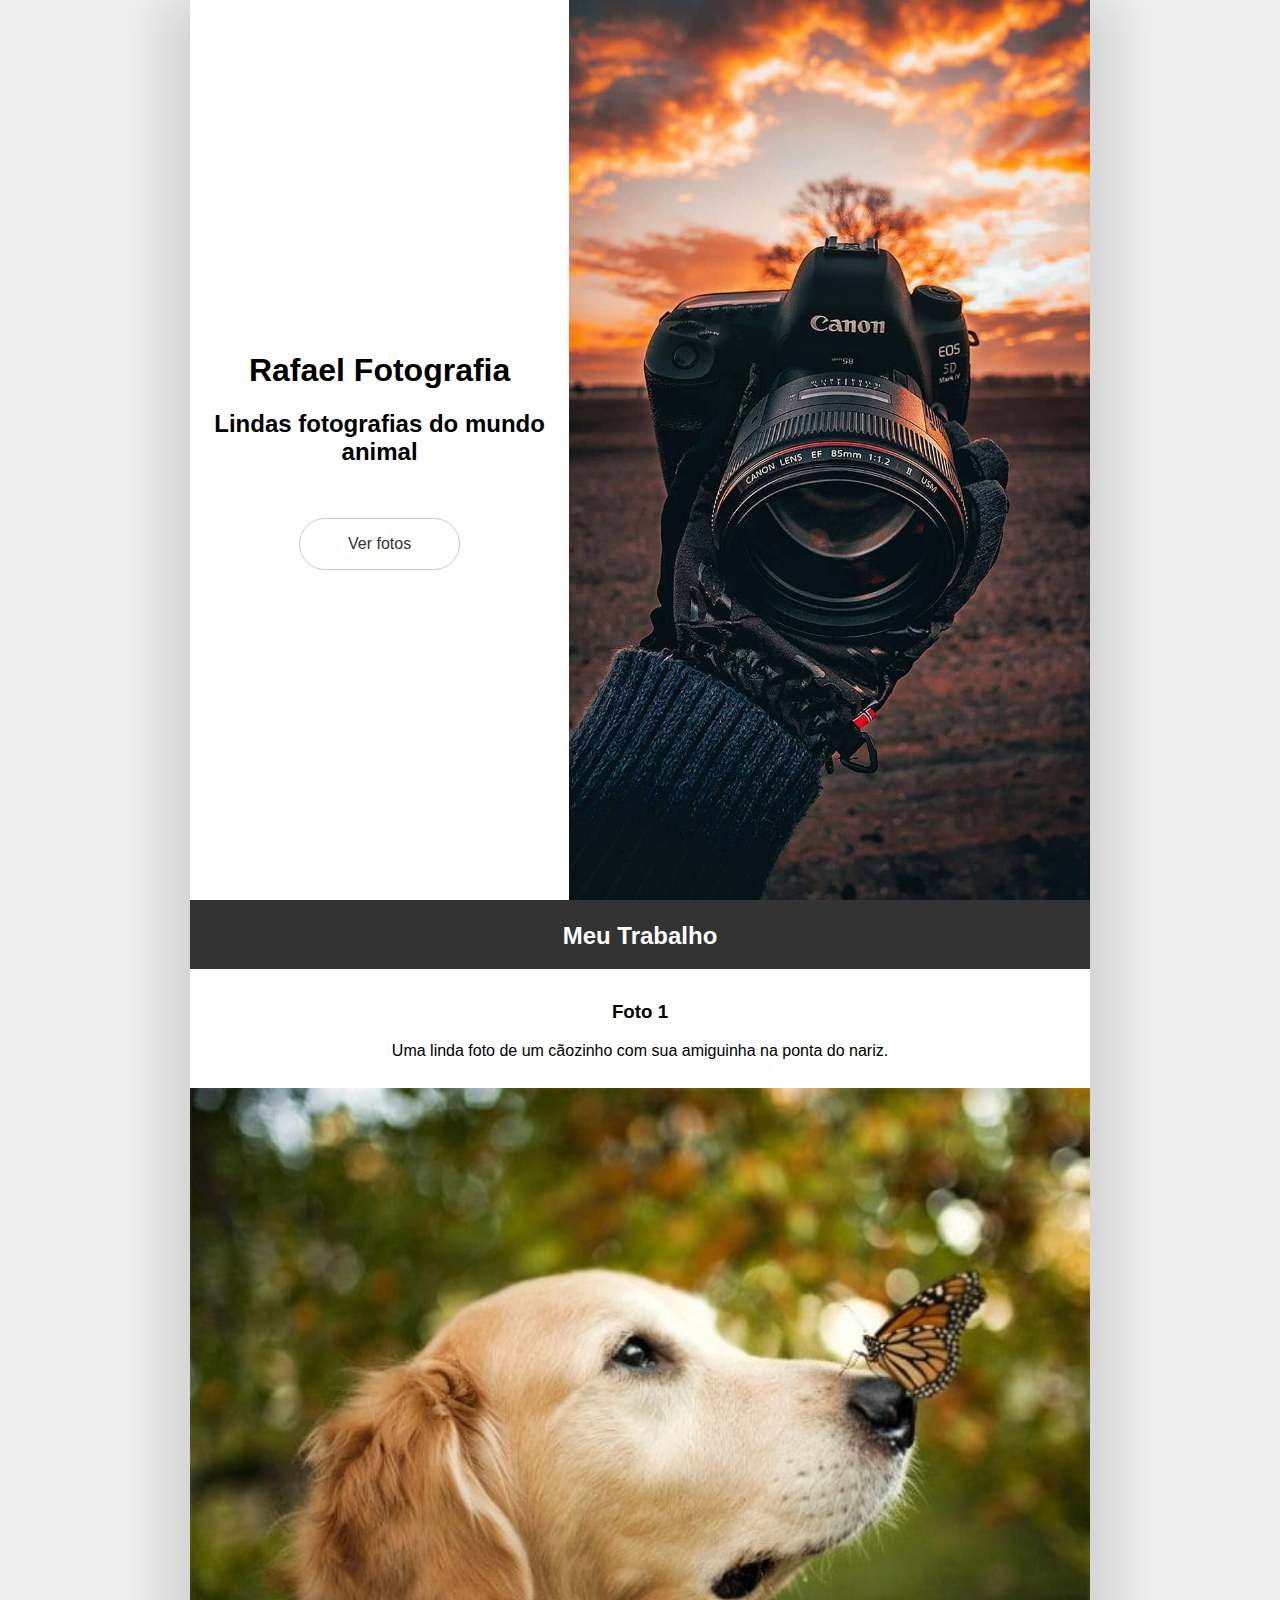
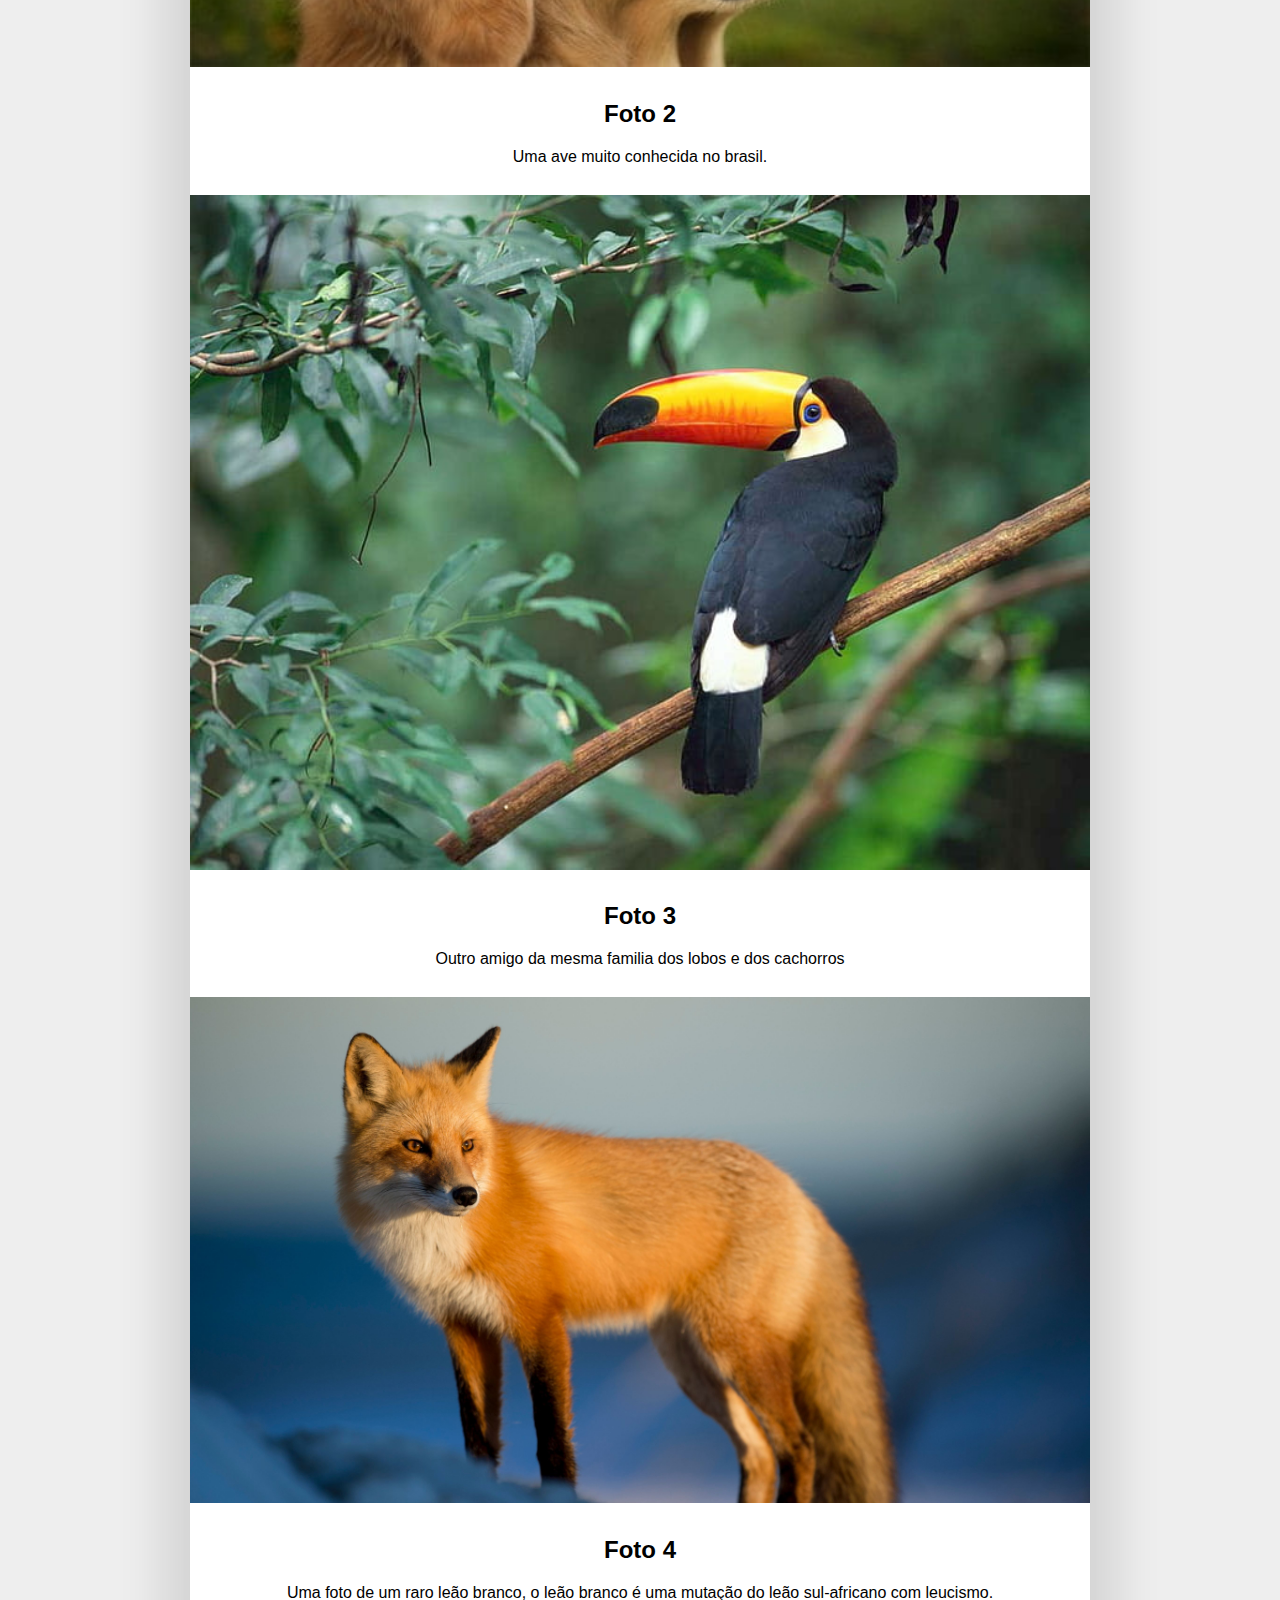
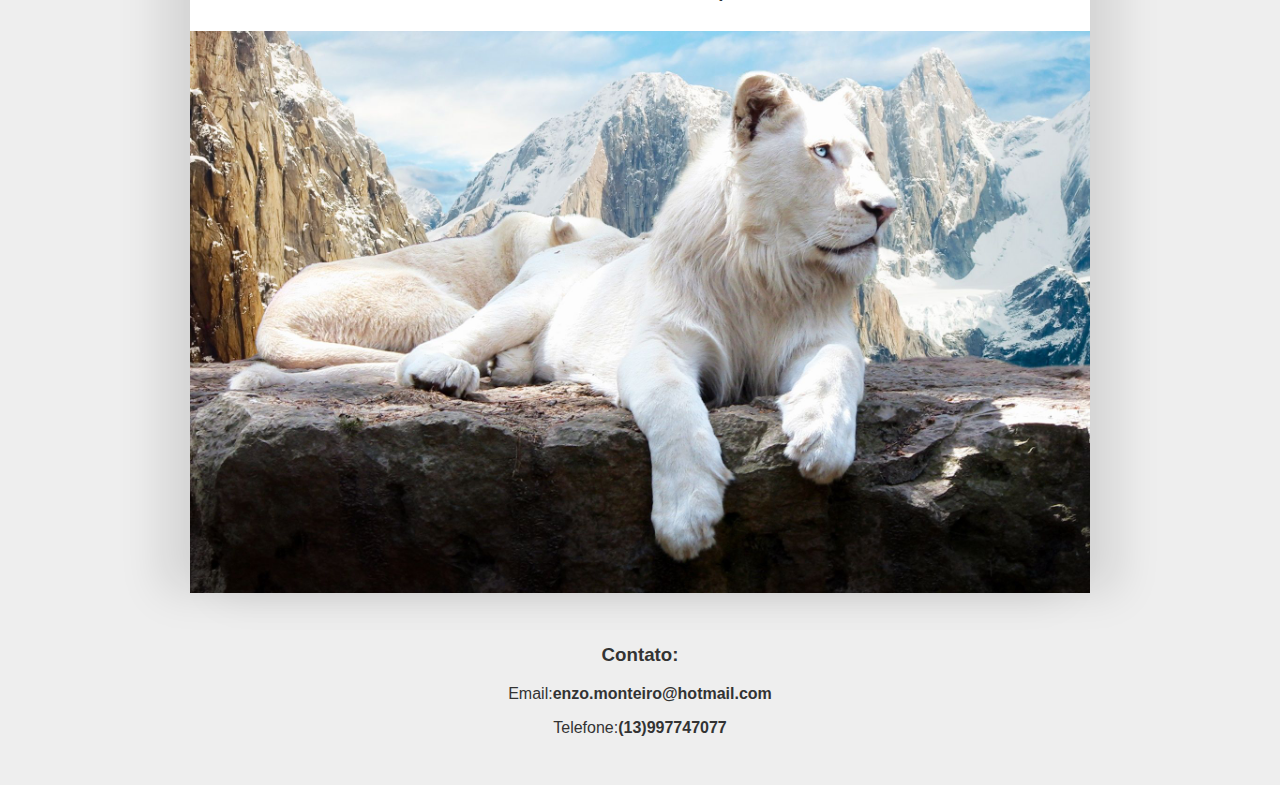
<file: Fotografia-project/index.html>
<!DOCTYPE html>
<html lang="pt-br">

<head>
    <meta charset="UTF-8">
    <meta http-equiv="X-UA-Compatible" content="IE=edge">
    <meta name="viewport" content="width=device-width, initial-scale=1.0">
    <title>Fotografia</title>
    <link rel="stylesheet" href="style.css">
</head>

<body>
    <main>

        <div id="menu-principal">
            <div id="menu-texto">
                <div id="menu-texto2">
                    <h1>Rafael Fotografia</h1>
                    <h2>Lindas fotografias do mundo animal</h2>
                    <a href="#imagem" class="botao" id="visualiza">Ver fotos</a>
                </div>
            </div>
            <div id="imagem-principal"></div>
        </div>

        <div id="imagem">
            <div id="cabecalho">
                <h2>Meu Trabalho</h2>
                <div class="descricao">
                    <h3>Foto 1</h3>
                    <p>Uma linda foto de um cãozinho com sua amiguinha na ponta do nariz.</p>
                </div>
            </div>
            <img src="cão.jpg" alt="uma foto de um cãozinho com uma borboleta na ponta do nariz">
            <div class="descricao">
                <h2>Foto 2</h2>
                <p>Uma ave muito conhecida no brasil.</p>
            </div>
            <img src="tucano.jpg" alt="uma foto de um husky na floresta">
            <div class="descricao">
                <h2>Foto 3</h2>
                <p>Outro amigo da mesma familia dos lobos e dos cachorros</p>
            </div>
            <img src="fox.jpg" alt="uma foto de uma raposa">
            <div class="descricao">
                <h2>Foto 4</h2>
                <p>Uma foto de um raro leão branco, o leão branco é uma mutação do leão sul-africano com leucismo.</p>
            </div>
            <img src="white-l.jpg" alt="uma foto de um lindo leão branco">
        </div>
    </main>
    <footer>
        <h3>Contato:</h3>
        <p>Email:<strong>enzo.monteiro@hotmail.com</strong></p>
        <p>Telefone:<strong>(13)997747077</strong></p>

    </footer>
</body>

</html>
</file>
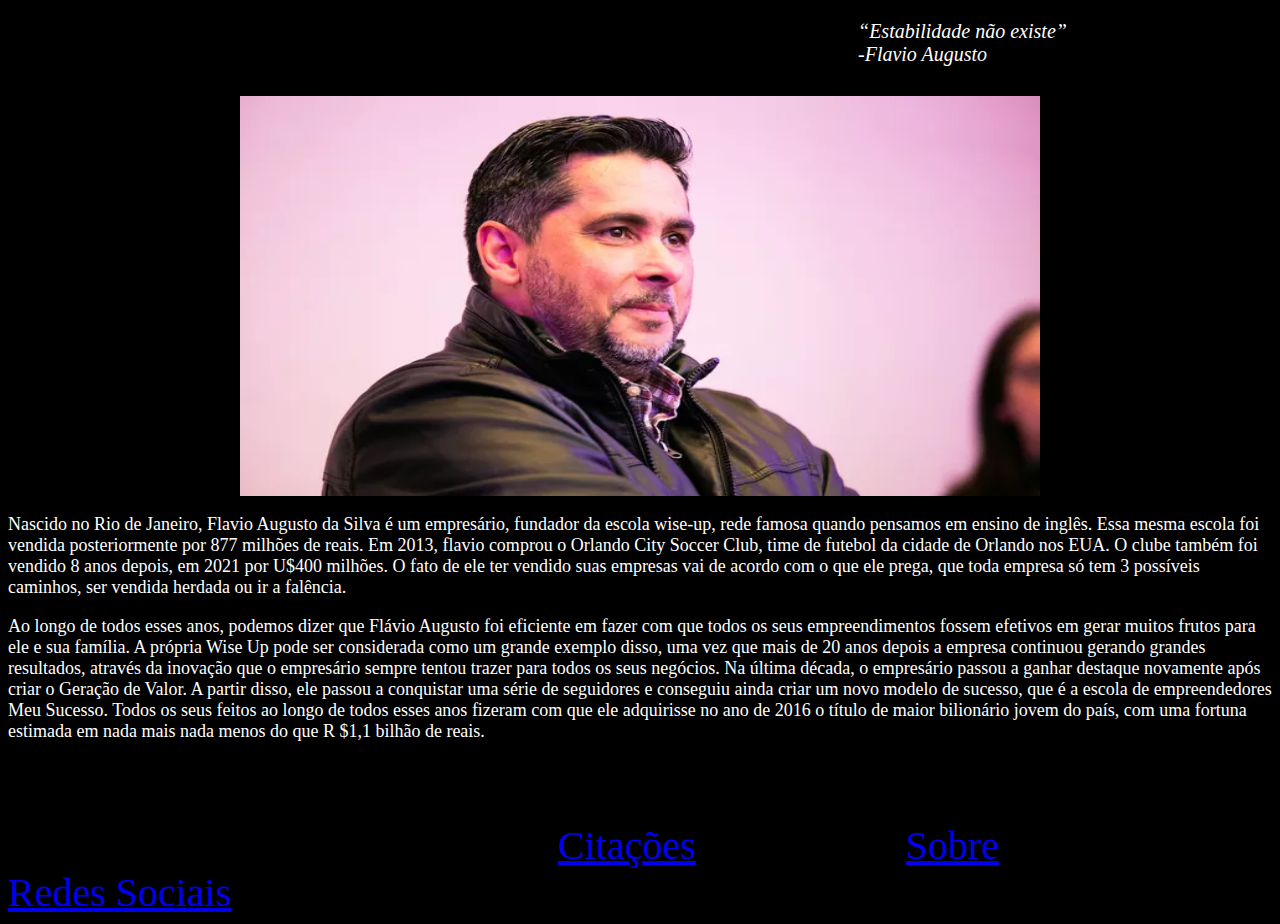
<file: Homenagem/index.html>
<!DOCTYPE html>
<html lang="pt-br">

<head>
    <meta charset="UTF-8">
    <meta http-equiv="X-UA-Compatible" content="IE=edge">
    <meta name="viewport" content="width=device-width, initial-scale=1.0">
    <title>Homenagem ao Flavio Augusto</title>
    <link rel="stylesheet" href="style.css">
</head>

<body>
    <header>
        <p id="afastar"><q>Estabilidade não existe</q><br>-Flavio Augusto</p>


        <img class="center" src="flavio.webp"
            alt="Uma imagem do Flavio augusto, o empresario que está sendo homenageado">

        <p>Nascido no Rio de Janeiro, Flavio Augusto da Silva é um empresário, fundador da escola
            wise-up, rede
            famosa
            quando pensamos em ensino de inglês. Essa mesma escola foi vendida
            posteriormente por 877 milhões de reais. Em 2013, flavio comprou o Orlando City Soccer Club, time de
            futebol
            da cidade de Orlando nos EUA. O clube também foi vendido
            8 anos depois, em 2021 por U$400 milhões. O fato de ele ter vendido suas empresas vai de acordo com o
            que
            ele prega, que toda empresa só tem 3 possíveis caminhos, ser vendida
            herdada ou ir a falência.

        </p>
        <p>Ao longo de todos esses anos, podemos dizer que Flávio Augusto foi eficiente em fazer com que todos os seus
            empreendimentos fossem efetivos em gerar muitos frutos para ele e sua família.

            A própria Wise Up pode ser considerada como um grande exemplo disso, uma vez que mais de 20 anos depois a
            empresa continuou gerando grandes resultados, através da inovação que o empresário sempre tentou trazer para
            todos os seus negócios.

            Na última década, o empresário passou a ganhar destaque novamente após criar o Geração de Valor. A partir
            disso, ele passou a conquistar uma série de seguidores e conseguiu ainda criar um novo modelo de sucesso,
            que é a escola de empreendedores Meu Sucesso.

            Todos os seus feitos ao longo de todos esses anos fizeram com que ele adquirisse no ano de 2016 o título de
            maior bilionário jovem do país, com uma fortuna estimada em nada mais nada menos do que R $1,1 bilhão de
            reais.</p>

    </header>
    <footer>
        <a href="Citacao.html" id="link1">Citações</a>
        <a href="https://pt.wikipedia.org/wiki/Fl%C3%A1vio_Augusto_da_Silva" id="link2">Sobre</a>
        <a href="redessociais.html" id="link3">Redes Sociais</a>


    </footer>

</body>

</html>
</file>
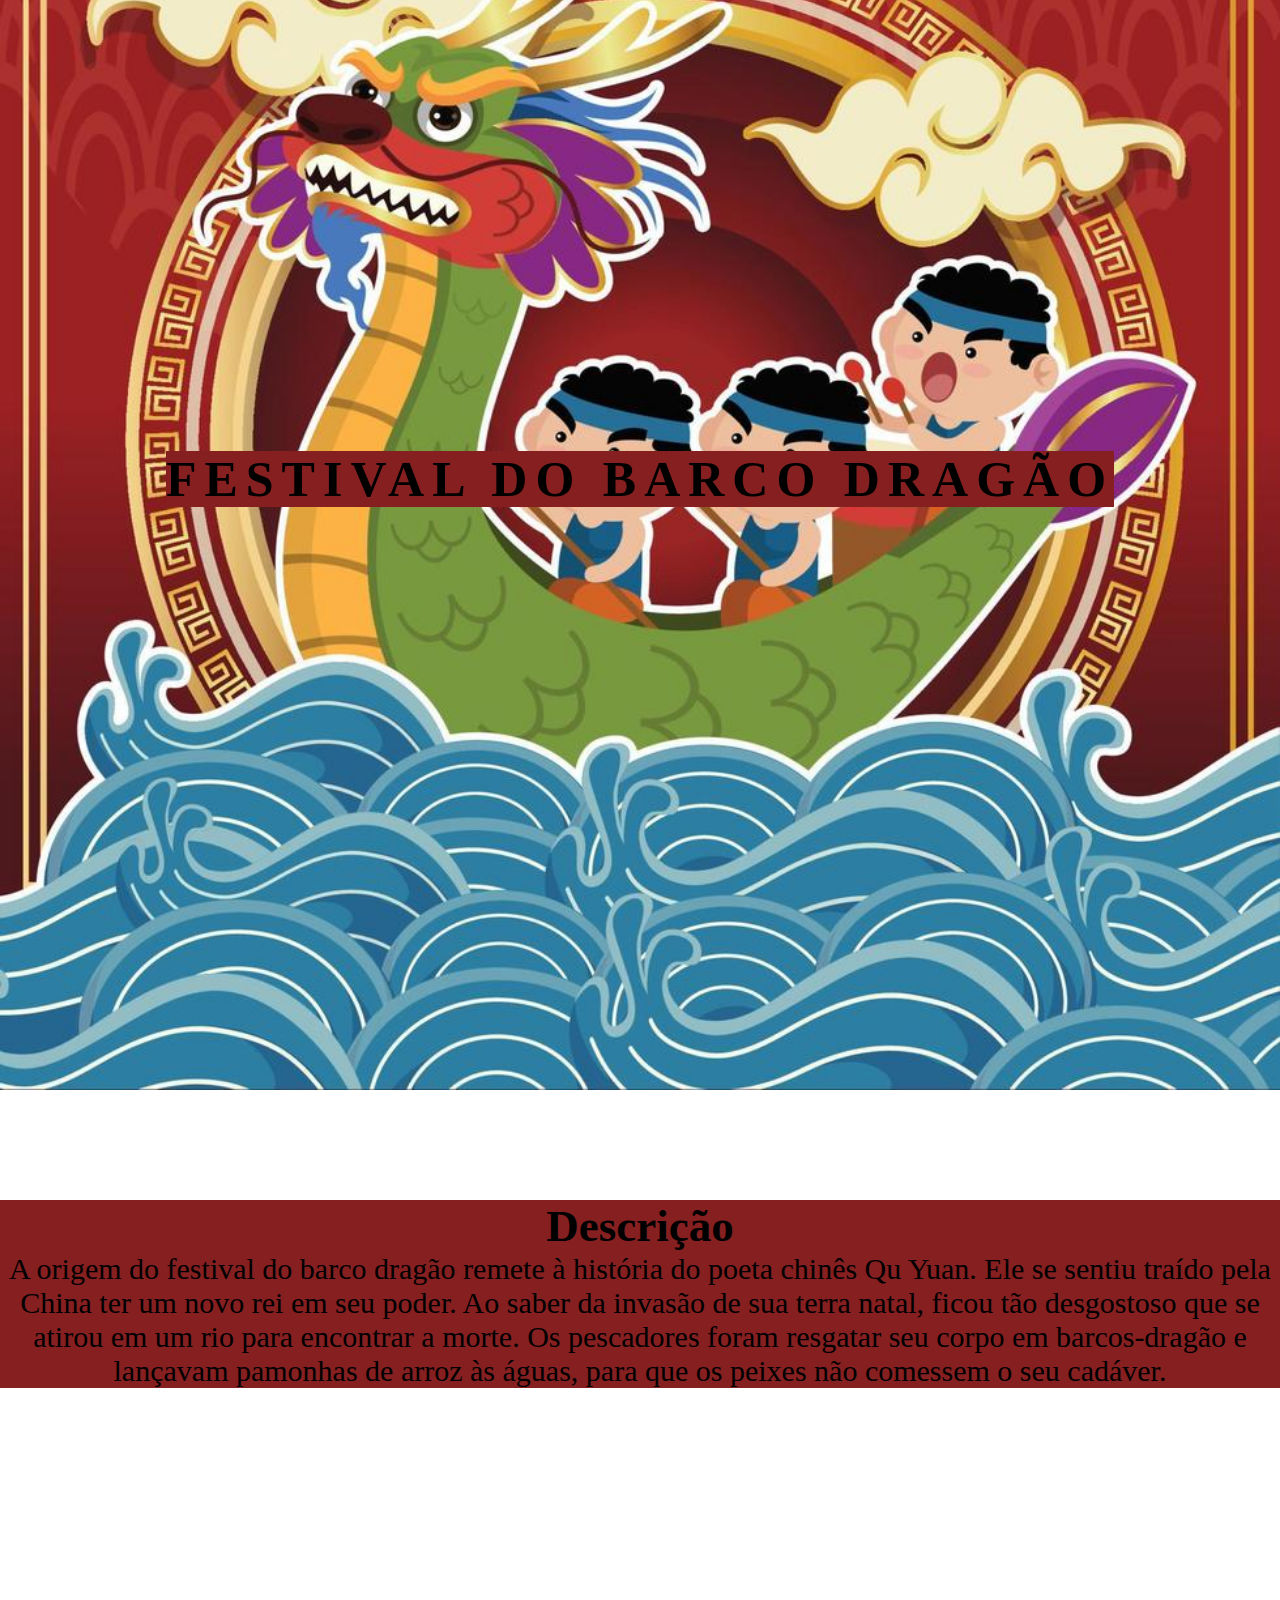
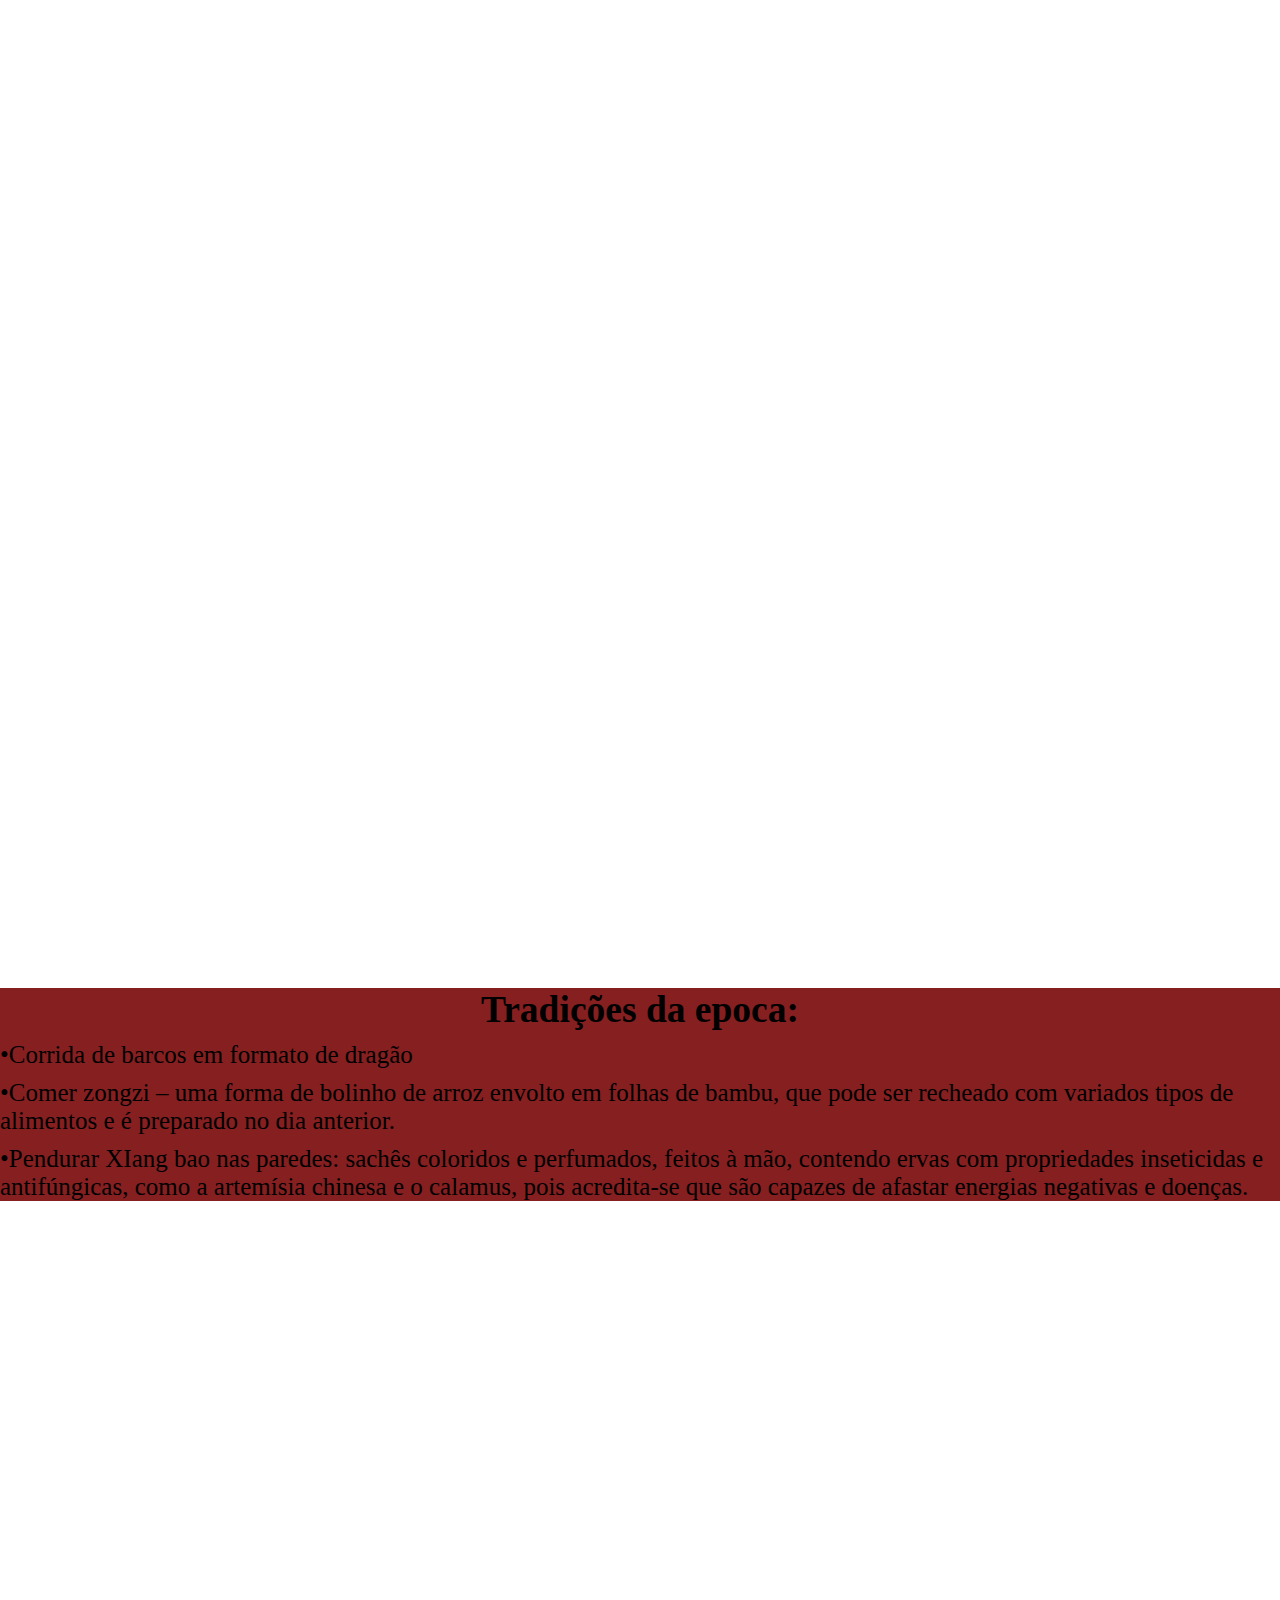
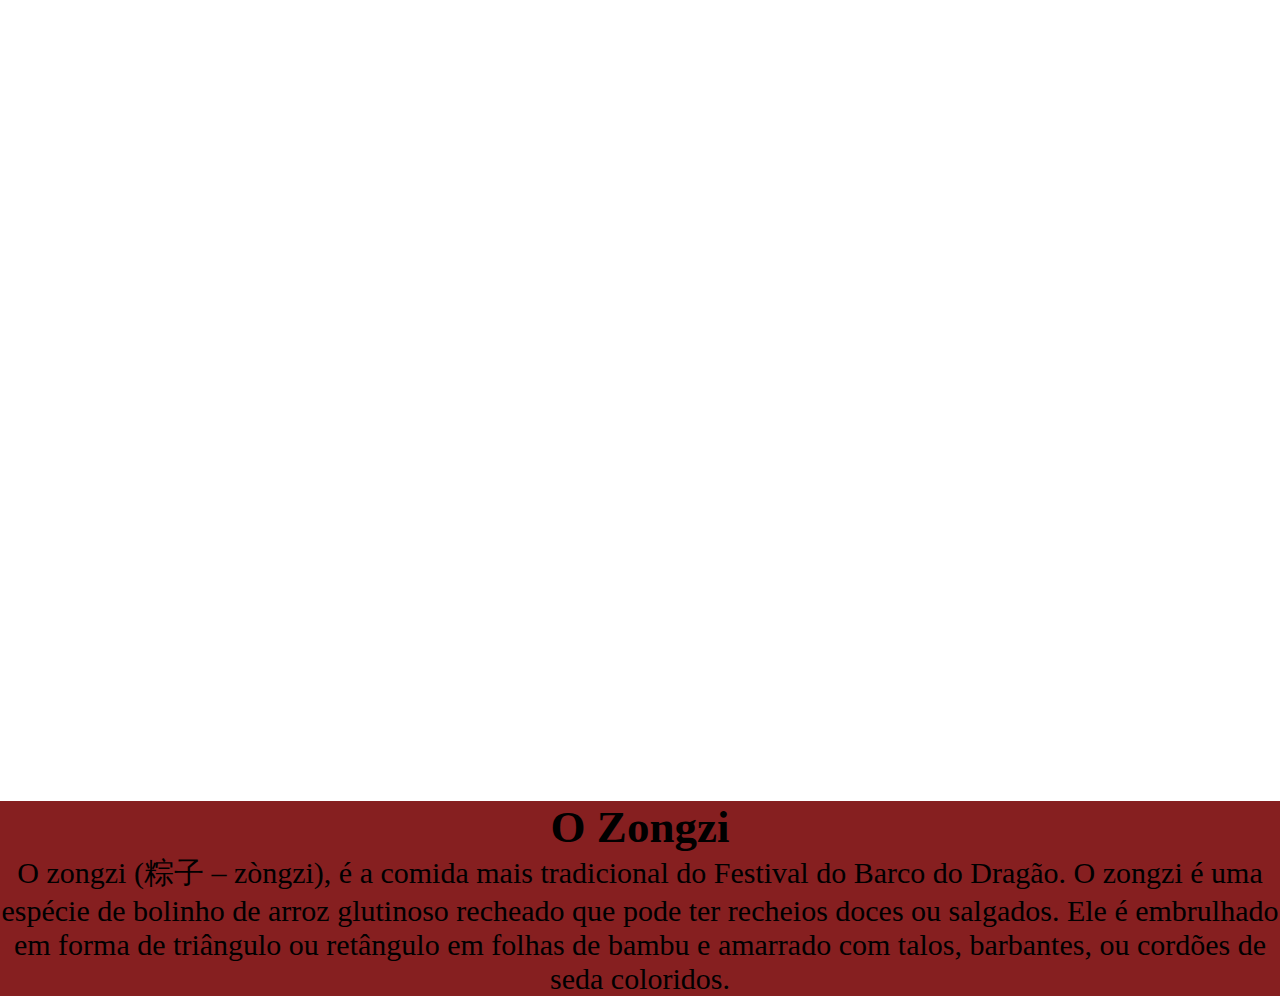
<file: Parallax-project/index.html>
<!DOCTYPE html>
<html lang="pt-br">

<head>
    <meta charset="UTF-8">
    <meta http-equiv="X-UA-Compatible" content="IE=edge">
    <meta name="viewport" content="width=device-width, initial-scale=1.0">
    <title>Parallax Site</title>
    <link rel="stylesheet" href="style.css">
</head>

<body>
    <header>
        <div class="imagem">
            <div class="posicao">
                <h1>Festival do barco dragão</h1>
            </div>
        </div>
    </header>
    <section>
        <h2>Descrição</h2>
        <p>A origem do festival do barco dragão remete à história do poeta chinês Qu Yuan. Ele se sentiu traído pela
            China ter um novo rei em seu
            poder. Ao saber da invasão de sua terra natal, ficou tão desgostoso que se atirou em um rio para encontrar a
            morte. Os pescadores foram resgatar seu corpo em barcos-dragão e lançavam pamonhas de arroz às águas, para
            que os peixes não comessem o seu cadáver.</p>
    </section>

    <div id="imagem2"></div>

    <section id="texto">
        <h2 id="centro">Tradições da epoca:</h2>

        <ul>
            <li>Corrida de barcos em formato de dragão</li>
            <li>Comer zongzi – uma forma de bolinho de arroz envolto em folhas de bambu, que pode ser recheado com
                variados tipos de alimentos e é preparado no dia anterior.</li>
            <li>Pendurar XIang bao nas paredes: sachês coloridos e perfumados, feitos à mão, contendo ervas com
                propriedades inseticidas e antifúngicas, como a artemísia chinesa e o calamus, pois acredita-se que
                são
                capazes de afastar energias negativas e doenças.</li>


        </ul>


    </section>
    <div id="imagem3"></div>
    <section>
        <h2>O Zongzi</h2>
        <p>O zongzi (粽子 – zòngzi), é a comida mais tradicional do Festival do Barco do Dragão. O zongzi é uma espécie de
            bolinho de arroz glutinoso recheado que pode ter recheios doces ou salgados. Ele é embrulhado em forma de
            triângulo ou retângulo em folhas de bambu e amarrado com talos, barbantes, ou cordões de seda coloridos.</p>
    </section>
</body>

</html>
</file>
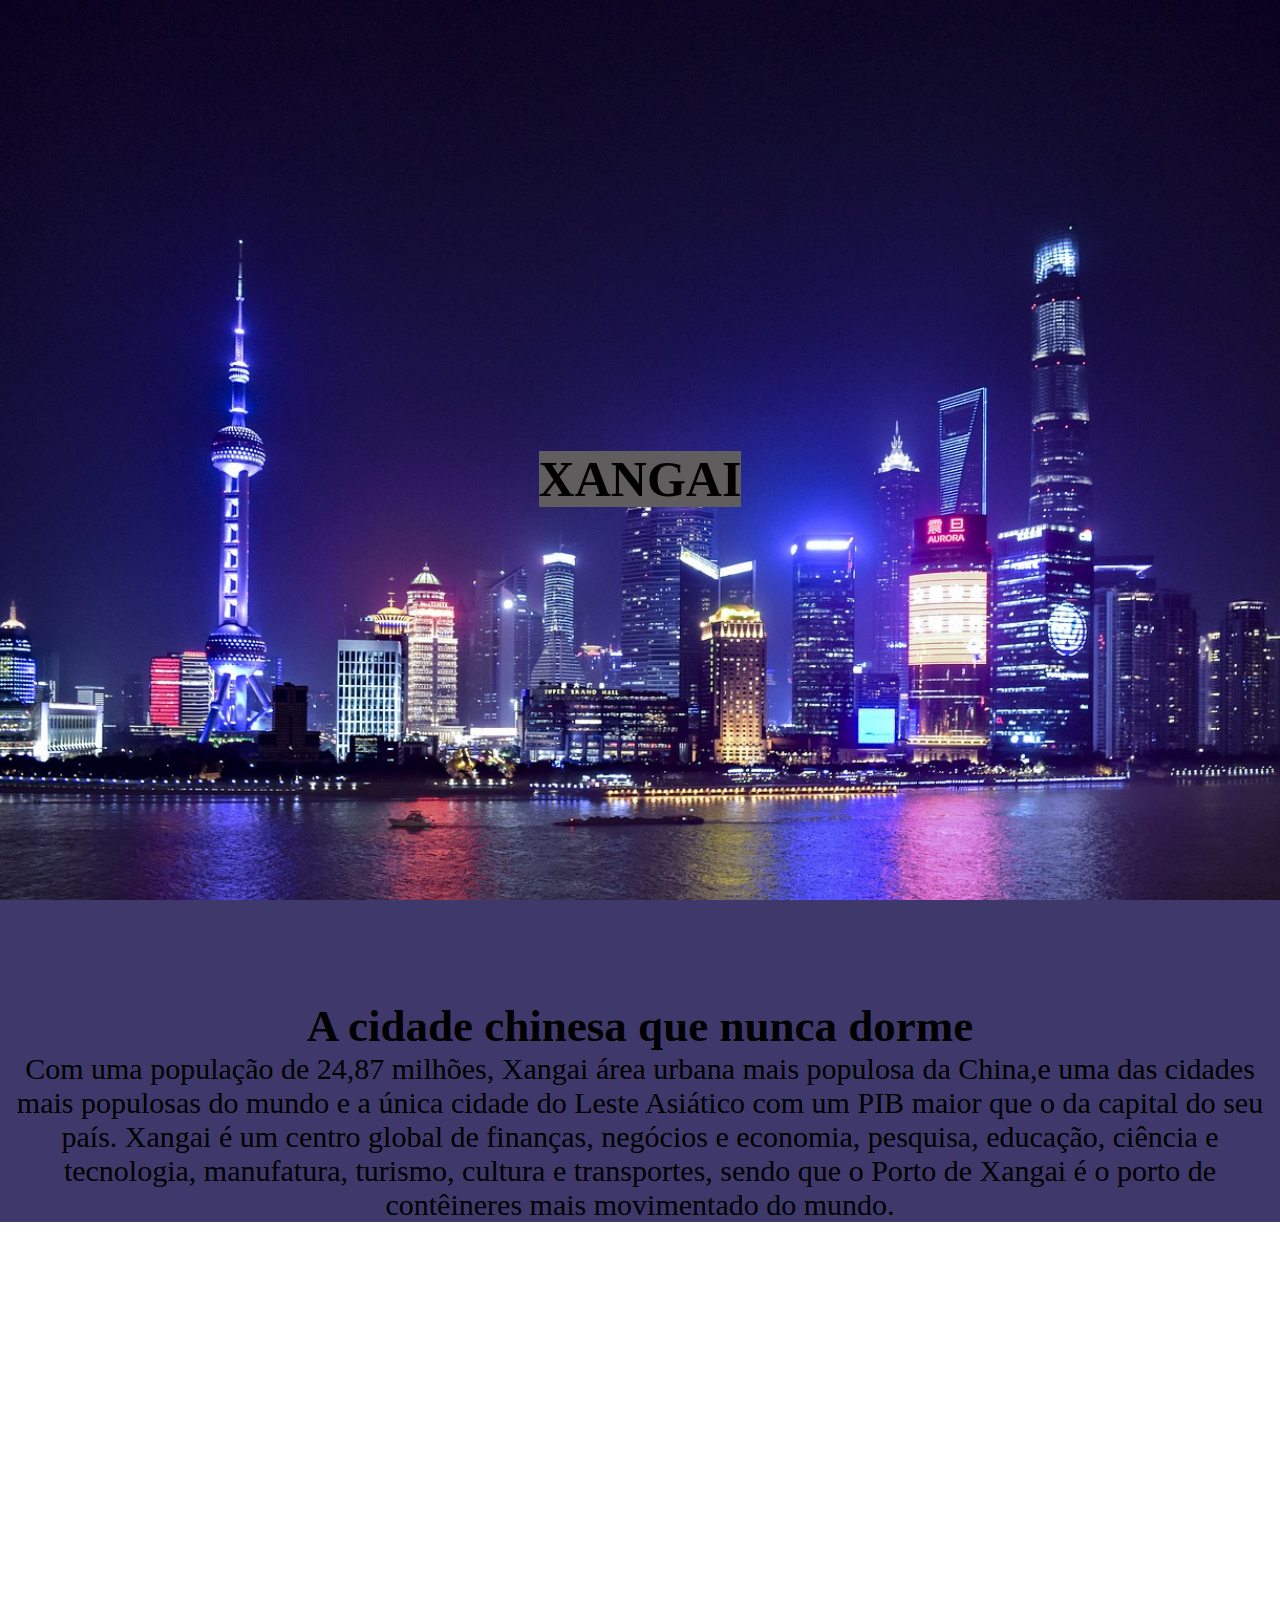
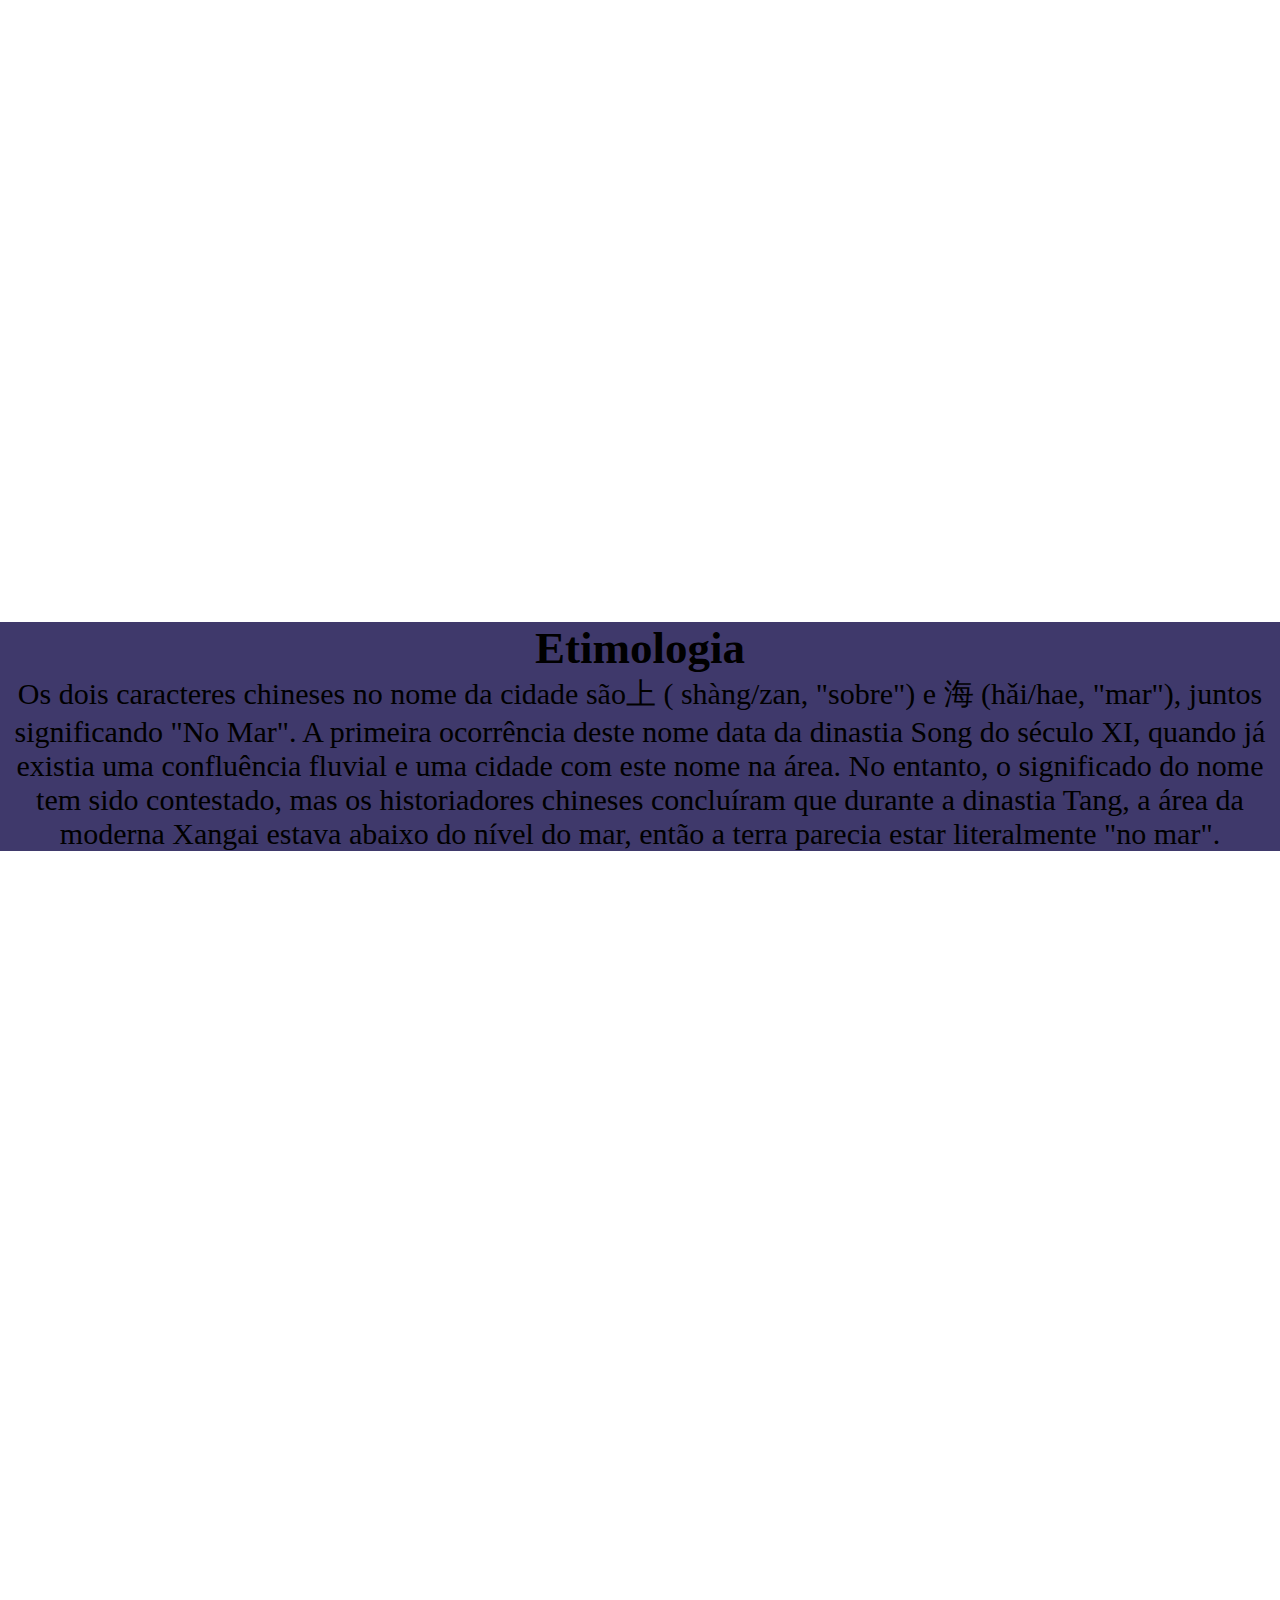
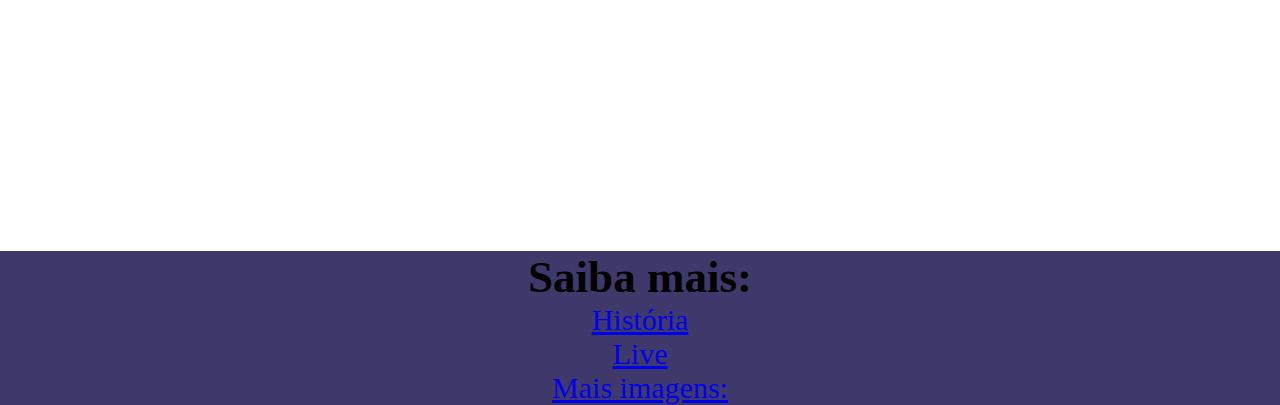
<file: Parallax-Shangai/index.html>
<!DOCTYPE html>
<html lang="pt-br">

<head>
    <meta charset="UTF-8">
    <meta http-equiv="X-UA-Compatible" content="IE=edge">
    <meta name="viewport" content="width=device-width, initial-scale=1.0">
    <title>This is Shangai</title>
    <link rel="stylesheet" href="style.css">
</head>

<body>
    <section id="imagem">
        <div id="posicao">
            <h1>Xangai</h1>
        </div>
    </section>
    <section>
        <h2>A cidade chinesa que nunca dorme</h2>
        <p>Com uma população de 24,87 milhões, Xangai área urbana mais populosa da China,e uma das cidades mais
            populosas
            do mundo e a única cidade do Leste Asiático com um PIB maior que o da capital do seu país. Xangai é um
            centro global de finanças, negócios e economia, pesquisa, educação, ciência e tecnologia, manufatura,
            turismo, cultura e transportes, sendo que o Porto de Xangai é o porto de contêineres mais movimentado do
            mundo.</p>
    </section>
    <div id="imagem2"></div>
    <section>
        <h2>Etimologia</h2>
        <p>
            Os dois caracteres chineses no nome da cidade são上 ( shàng/zan, "sobre") e 海 (hǎi/hae, "mar"), juntos
            significando "No Mar". A primeira ocorrência deste nome data da dinastia Song do século XI, quando já
            existia uma confluência fluvial e uma cidade com este nome na área. No entanto, o significado do nome tem
            sido contestado, mas os historiadores chineses concluíram que durante a dinastia Tang, a área da moderna
            Xangai estava abaixo do nível do mar, então a terra parecia estar literalmente "no mar".
        </p>
    </section>
    <div id="imagem3"></div>
    <section>
        <h2>Saiba mais:</h2>
        <ul>
            <li><a href="https://pt.wikipedia.org/wiki/Xangai">História</a></li>
            <li><a href="https://www.webcamtaxi.com/en/china/shanghai/pudong-district.html">Live</a></li>
            <li><a href="#">Mais imagens:</a></li>
        </ul>
    </section>
</body>

</html>
</file>
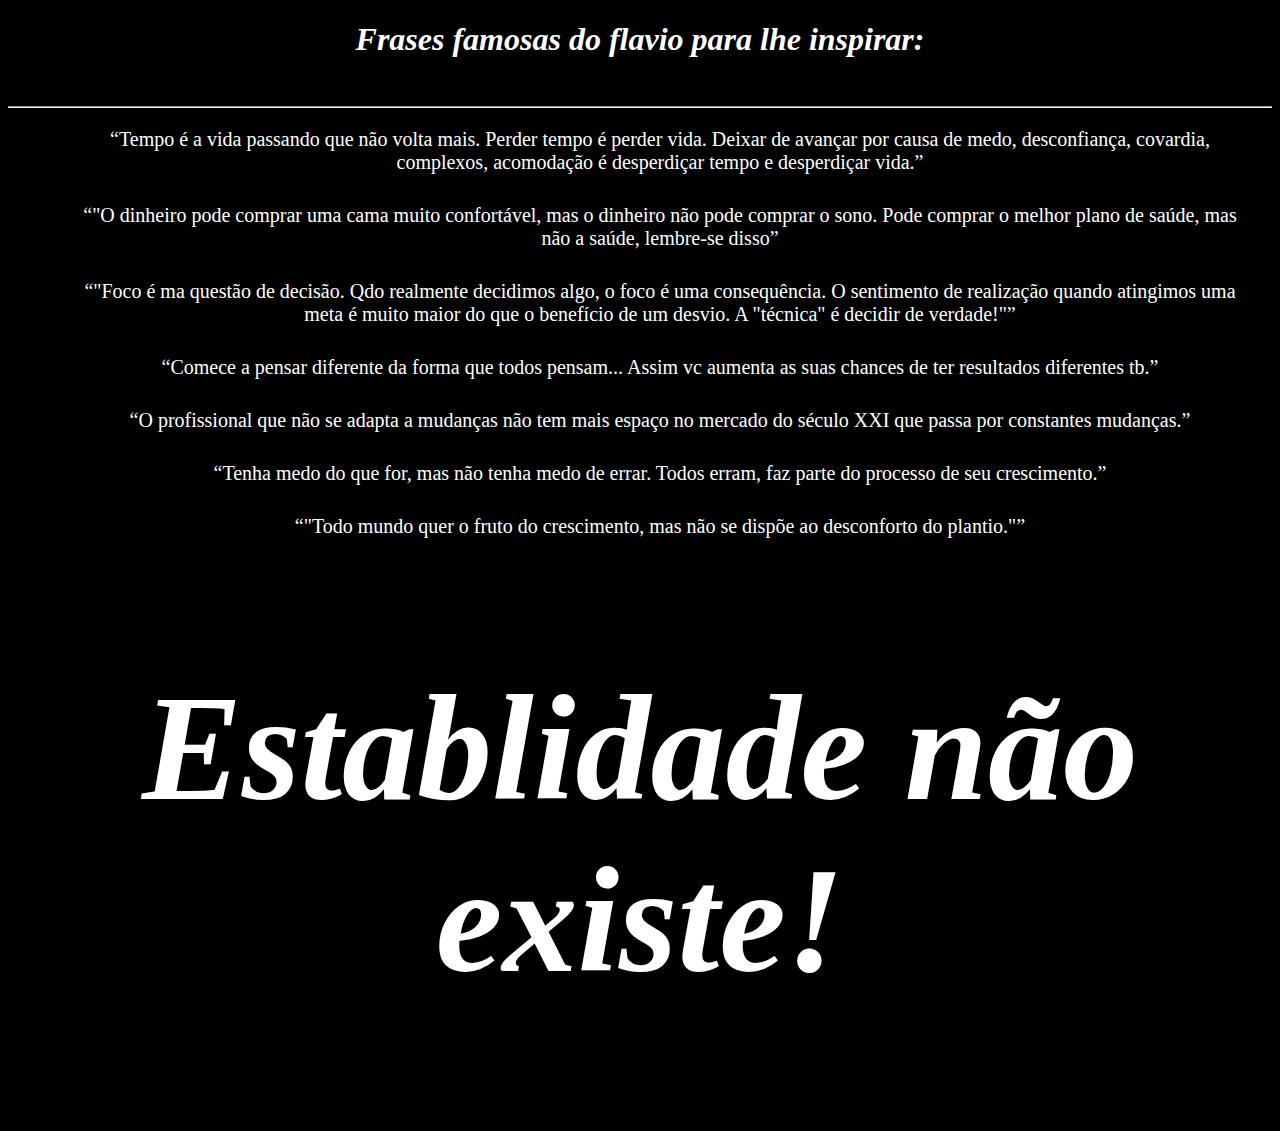
<file: Homenagem/Citacao.html>
<!DOCTYPE html>
<html lang="pt-br">

<head>
        <meta charset="UTF-8">
        <meta http-equiv="X-UA-Compatible" content="IE=edge">
        <meta name="viewport" content="width=device-width, initial-scale=1.0">
        <title>Homenagem ao Flavio Augusto</title>
        <link rel="stylesheet" href="stylecitacao.css">
</head>

<body>
        <header>
                <h1>Frases famosas do flavio para lhe inspirar:</h1>
        </header>
        <br>
        <hr>
        <ul>
                <li> <q cite="https://www.pensador.com/autor/flavio_augusto/">Tempo é a vida passando que não volta
                                mais.
                                Perder tempo é perder vida. Deixar de avançar por causa de medo, desconfiança, covardia,
                                complexos,
                                acomodação é
                                desperdiçar tempo e desperdiçar vida.</q></li>

                <li><q cite="https://www.pensador.com/autor/flavio_augusto/">"O dinheiro pode comprar uma cama muito
                                confortável, mas o
                                dinheiro não pode comprar o sono. Pode comprar o melhor plano de saúde, mas não a saúde,
                                lembre-se
                                disso</q></li>

                <li><q cite="https://www.pensador.com/autor/flavio_augusto/">"Foco é ma questão de decisão. Qdo
                                realmente
                                decidimos
                                algo, o foco é uma consequência. O sentimento de realização quando atingimos uma meta é
                                muito maior do
                                que o
                                benefício de um desvio. A "técnica" é decidir de verdade!"</q></li>

                <li><q cite="https://www.pensador.com/autor/flavio_augusto/">Comece a pensar diferente da forma que
                                todos
                                pensam...
                                Assim vc aumenta as suas chances de ter resultados diferentes tb.</q></li>

                <li><q cite="https://www.pensador.com/autor/flavio_augusto/">O profissional que não se adapta a mudanças
                                não tem
                                mais espaço no mercado do século XXI que passa por constantes mudanças.</q></li>

                <li><q cite="https://www.pensador.com/autor/flavio_augusto">Tenha medo do que for, mas não tenha medo de
                                errar.
                                Todos erram, faz parte do processo de seu crescimento.</q></li>

                <li><q cite="https://www.pensador.com/autor/flavio_augusto">"Todo mundo quer o fruto do crescimento, mas
                                não se
                                dispõe ao desconforto do plantio."</q></li>
        </ul>
        <h2>Establidade não existe!</h2>
</body>

</html>
</file>
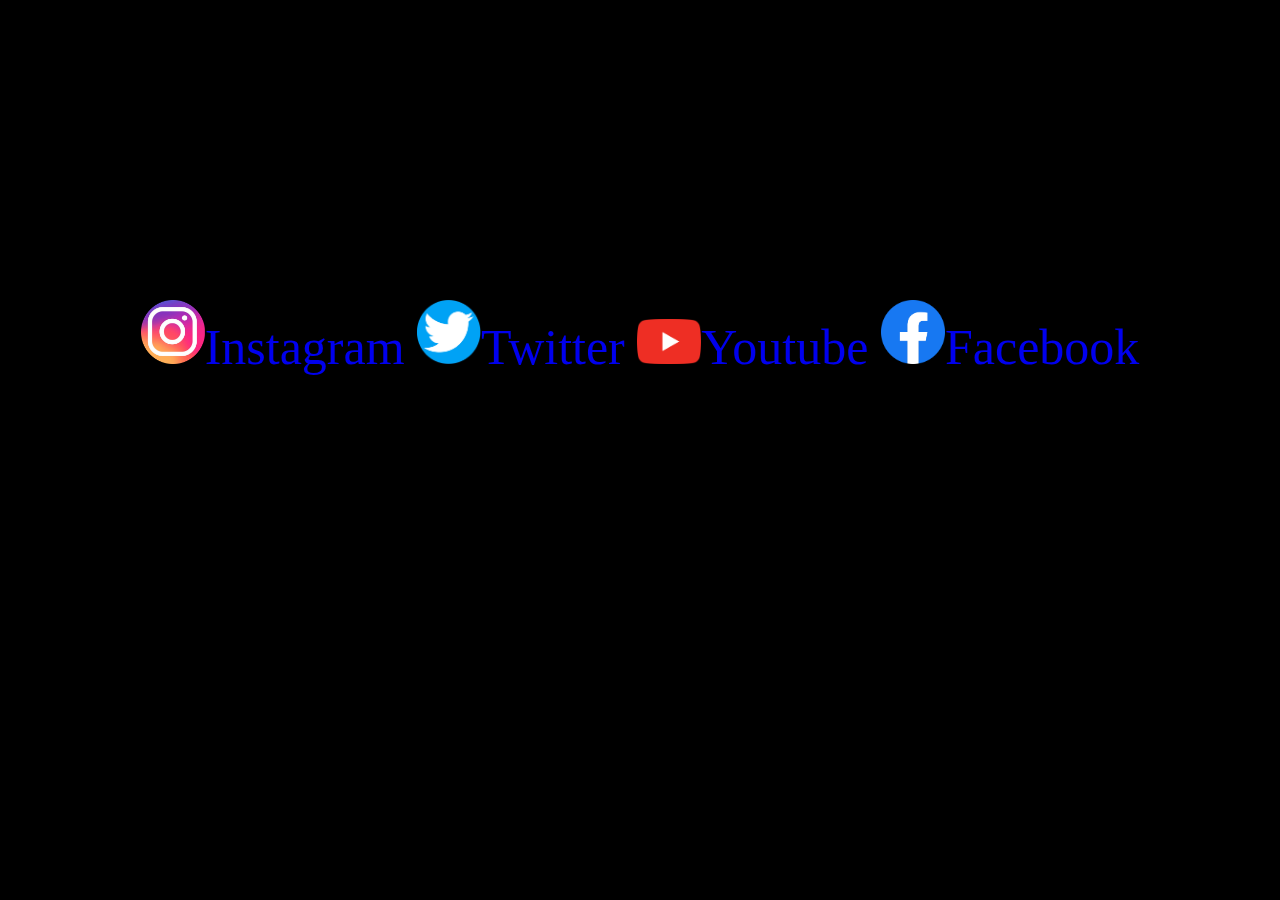
<file: Homenagem/redessociais.html>
<!DOCTYPE html>
<html lang="pt-br">

<head>
    <meta charset="UTF-8">
    <meta http-equiv="X-UA-Compatible" content="IE=edge">
    <meta name="viewport" content="width=device-width, initial-scale=1.0">
    <title>Homenagem ao Flavio Augusto</title>
    <link rel="stylesheet" href="styleredes.css">
</head>

<body>
    <div>
        <p>
            <img src="Imgs/inta.png" alt="Logo do Instagram" id="insta"><a
                href="https://www.instagram.com/geracaodevalor/">Instagram</a>
            <img src="Imgs/Twitter-Emblema-modified.png" alt="Logo do Twitter" id="twitter"><a
                href="https://twitter.com/GeracaodeValor">Twitter</a>
            <img src="Imgs/youtube.png" alt="Logo do Youtube" id="youtube"><a
                href="https://www.youtube.com/c/GeracaodeValor">Youtube</a>
            <img src="Imgs/facebook-logo-5-1.png" alt="Logo do Facebook" id="facebook"><a
                href="https://www.facebook.com/GeracaodeValor">Facebook</a>
        </p>
    </div>


</body>

</html>
</file>
<file: Fotografia-project/style.css>
body {
    font-family: 'Roboto Condensed', sans-serif;
    margin: 0;
    background: #eee;
    height: auto;
  }
#menu-principal{
display: flex;
height: 100%;
background:#fff;

}

#menu-texto{
height: 100vh;
display: flex;
justify-content: center;
align-items: center;
text-align: center;
padding-right: 1rem;
padding-left: 1rem;
flex: 0 1 40vw;

}

div{
    display: block;
}
#imagem-principal{

background: url("foto.jpg");
background-position: center;
background-size: cover;
background-repeat: no-repeat;
height: 100vh;
flex: 0 1 60vw;
margin: 0;
    
}
main{
max-width: 900px;
margin: auto;
box-shadow: 30px 0px 40px rgba(0, 0, 0, 0.1),
-30px 0px 40px rgba(0, 0, 0, 0.1);
}
.botao{
 border: 1px #ccc solid;
  display: inline-block;
  margin: 2rem 0 0;
  border-radius: 50px;
  text-decoration: none;
  color: #333;
  transition: background 500ms ease;
  padding: 1rem 3rem;
}
#cabecalho{

  padding-top:0.10rem;
  text-align: center;
  background: #333;
  color: #fff;
}
.cabecalho h2{
  border-left: dotted 1px #fff;
  border-right: dotted 1px #fff;
  display: inline-block;
  padding-right: 1rem;
  padding-left: 1rem;
}
img{
  width: 100%;
  display: block;
}

.descricao{
  padding: 0.8rem;
  text-align: center;
  background:white;
  color: black;
  
}
footer{
  text-align: center;
  color:#333;
  padding:2rem 1rem;
}
a{

}
</file>
<file: Homenagem/style.css>
.center {
        display: block;
        margin-left: auto;
        margin-right: auto;
        width: 800px;
        height: 400px;
      }
#afastar{
margin-left: 850px;
font-size: 20px;
font-style: italic;
margin-bottom: 30px;
}
p{
    font-size: 18px;
    color: white;
}
body{
    background-color: black;
}

a{
    text-align: center;
    display:inline;
}
#link1{
    margin-left:550px;
}
#link2{
    margin-right: 200px;
    margin-left:200px;
}
footer{
    margin-top:80px;
    font-size: 40px;
}
</file>
<file: Parallax-project/style.css>
*{
    margin:0px;
    padding:0px;
}
.imagem{
    background-image:url("dragao-animado.jpg");
    min-height: 1200px;
    background-position: center;
    background-repeat: no-repeat;
    background-size: cover;
    background-attachment: fixed;
}
.posicao{
    position:absolute;
    top:50%;
    width:100%;
    text-transform: uppercase;
    text-align: center;
    
    
}
h1{
    letter-spacing: 8px;
    font-size: 50px;
    display:inline;
    background-color:#861F20;
    
}
section{
    
    text-align: center;
    background-color: #861F20;
    font-size: 30px;
    
}
#imagem2{
   
    background-image:url("competicao.jpg");
    min-height: 1200px;
    background-position:center;
    background-repeat:no-repeat;
    background-size:cover;
    background-attachment:fixed;

}
 #texto{
    font-size:25px;
    background-color:#861F20;
    text-align: left;
    

 }
#centro{
    text-align: center;
}
li::before{
    content: "•";

}
li{
    margin-top: 10px ;
}
#imagem3{
    background-image:url("zongzi.jpg");
    min-height: 1200px;
    background-position: center;
    background-repeat: no-repeat;
    background-size: cover;
    background-attachment: fixed;

}
</file>
<file: Parallax-Shangai/style.css>
*{
    margin:0px;
    padding:0px;
}
#imagem{
    background-image:url("vista-noturna-de-xangai-china.jpg");
    min-height: 1000px;
    background-repeat:no-repeat;
    background-size:cover;
    background-attachment: fixed;
    background-position: center;
}
#posicao{
position: absolute;
top:50%;
width:100%;
text-transform: uppercase;
text-align: center;


}
h1{
    background-size: 20px;
    font-size: 50px;
    display: inline;
    background-color: #5f5d5d;
    
}
section{
    
    text-align: center;
    background-color: #3F396B;
    font-size: 30px;
    
}
#imagem2{
    background-image:url("Xangai-gif3.gif");
    min-height: 1000px;
    background-repeat:no-repeat;
    background-size:cover;
    background-attachment: fixed;
    background-position: center;
}
#imagem3{
    background-image:url("coloridao-xangai.jpg");
    min-height: 1000px;
    background-repeat:no-repeat;
    background-size:cover;
    background-attachment: fixed;
    background-position: center;
}
</file>
<file: Homenagem/stylecitacao.css>
body{
    background-color: black
}
h1,h2,q{

color: white;
}
h1,h2{
    text-align: center;
    font-style: italic;
}
ul{
    text-align: center;
    margin:20px;
    font-size:20px;
}
h2{
    font-size: 150px;
}
li:not(:last-child) { 
    margin-bottom: 30px;  
 }
</file>
<file: Homenagem/styleredes.css>
* {
    margin:0px;
    padding:0px;
}
div{
    font-size: 50px;
    color: white;
   margin-top:300px;
   text-align: center;
   
}

body{
    background-color: black;
}
img{
    

  
  
   width: 5%;
   
}
a{
    text-decoration: none;
    
}
#twitter{
   
}
</file>
